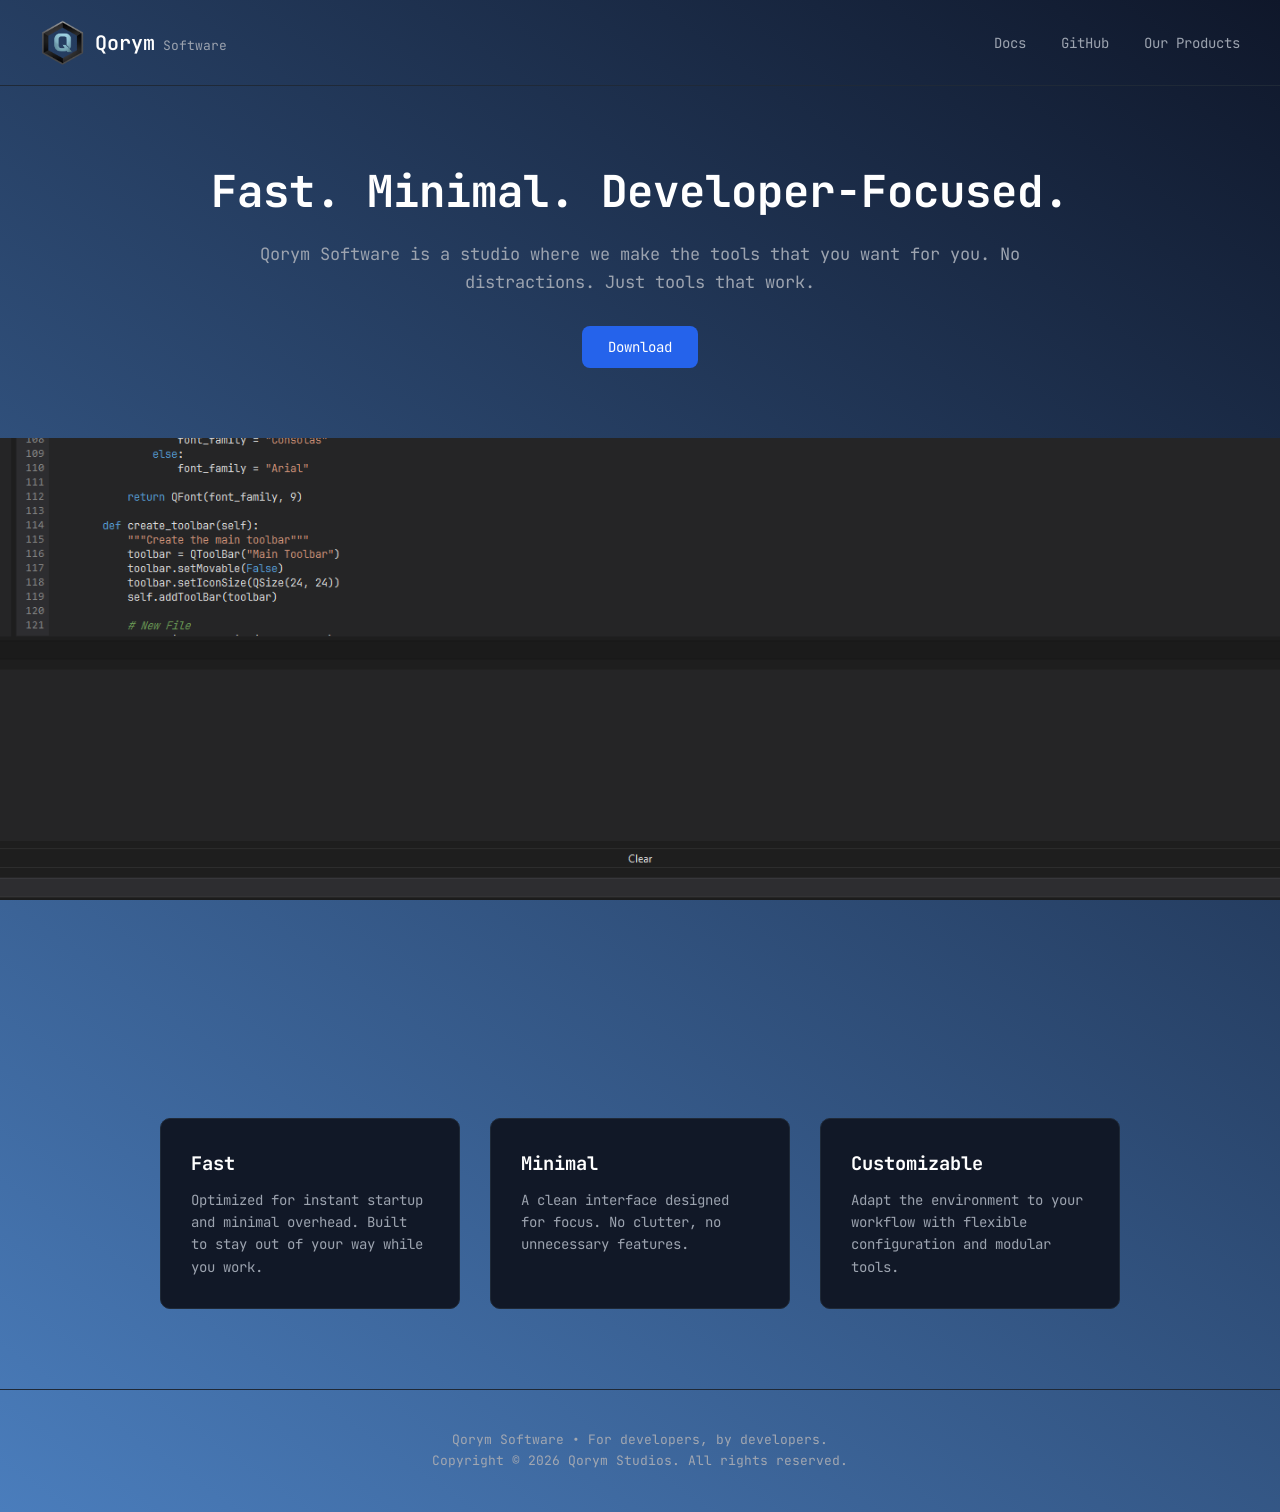
<file: software.html>
<!DOCTYPE html>
<html lang="en">
<head>
    <meta charset="UTF-8">
    <meta name="viewport" content="width=device-width, initial-scale=1.0">

    <title>Qorym Software</title>

    <link href="https://fonts.googleapis.com/css2?family=JetBrains+Mono:wght@300;400;600&display=swap" rel="stylesheet">

    <style>

        * {
            box-sizing: border-box;
            margin: 0;
            padding: 0;
        }

        body {
            font-family: "JetBrains Mono", monospace;
            background: linear-gradient(35deg, #4a7dbc, #0F172A);
            color: white;
            line-height: 1.6;
        }

        button {
            font-family: inherit;
        }

        /* NAVBAR */

        .navbar {
            display: flex;
            justify-content: space-between;
            align-items: center;
            padding: 20px 40px;
            border-bottom: 1px solid #1f2937;
        }

        .logo {
            font-size: 20px;
            font-weight: 600;
        }

        .navlinks a {
            color: #9ca3af;
            text-decoration: none;
            margin-left: 25px;
            font-size: 14px;
        }

        .navlinks a:hover {
            color: white;
        }

        /* HERO */

        .hero {
            max-width: 900px;
            margin: auto;
            text-align: center;
            padding: 70px 20px;
        }

        .brand {
            display: flex;
            align-items: center;
            gap: 10px;
            text-decoration: none;
            color: inherit;
        }

        .brand-text {
            display: flex;
            align-items: baseline;
            gap: 8px;
        }

        .brand:visited {
            color: inherit;
        }

        .brand:hover {
            color: inherit;
            text-decoration: none;
        }

        .logo-text {
            font-size: 20px;
            font-weight: 600;
        }

        .logo-img {
            height: 45px;
            width: auto;
        }

        .division {
            font-size: 13px;
            color: #9ca3af;
        }

        .hero h1 {
            font-size: 44px;
            margin-bottom: 15px;
        }

        .hero p {
            color: #9ca3af;
            font-size: 17px;
            margin-bottom: 30px;
        }

        .hero button {
            padding: 12px 26px;
            border: none;
            border-radius: 8px;
            background: #2563eb;
            color: white;
            font-size: 14px;
            cursor: pointer;
        }

        .hero button:hover {
            background: #1d4ed8;
        }

        /* SCREENSHOT */

        .screenshot-window {
            height: 600px;

            background-image: url("qorym-screenshot.png");
            background-size: cover;
            background-position: center;

            background-attachment: fixed;
        }

        /* FEATURES */

        .features {
            display: grid;
            grid-template-columns:repeat(auto-fit, minmax(250px, 1fr));
            gap: 30px;
            max-width: 1000px;
            margin: auto;
            padding: 80px 20px;
        }

        .card {
            background: #111827;
            padding: 30px;
            border-radius: 10px;
            border: 1px solid #1f2937;
        }

        .card h3 {
            margin-bottom: 10px;
        }

        .card p {
            color: #9ca3af;
            font-size: 14px;
        }

        /* FOOTER */

        .footer {
            text-align: center;
            padding: 40px;
            border-top: 1px solid #1f2937;
            color: #a2a7b1;
            font-size: 13px;
        }

    </style>
</head>

<body>

<nav class="navbar">

    <a href="index.html" class="brand">
        <img src="qorym-logo.png" class="logo-img">

        <div class="brand-text">
            <span class="logo-text">Qorym</span>
            <span class="division">Software</span>
        </div>
    </a>

    <div class="navlinks">
        <a href="#">Docs</a>
        <a href="#">GitHub</a>
        <a href="#"> Our Products</a>
    </div>

</nav>

<header class="hero">
    <h1>Fast. Minimal. Developer-Focused.</h1>

    <p>
        Qorym Software is a studio where we make the tools that you want for you. No distractions. Just tools that work.
    </p>

    <button>Download</button>
</header>

<section class="screenshot-window">
</section>

<section class="features">

    <div class="card">
        <h3>Fast</h3>
        <p>
            Optimized for instant startup and minimal overhead.
            Built to stay out of your way while you work.
        </p>
    </div>

    <div class="card">
        <h3>Minimal</h3>
        <p>
            A clean interface designed for focus. No clutter,
            no unnecessary features.
        </p>
    </div>

    <div class="card">
        <h3>Customizable</h3>
        <p>
            Adapt the environment to your workflow with flexible
            configuration and modular tools.
        </p>
    </div>

</section>

<footer class="footer">
    <p>Qorym Software • For developers, by developers. </p>
    <p>Copyright © 2026 Qorym Studios. All rights reserved. </p>
</footer>
<script>
</script>
</body>
</html>
</file>
